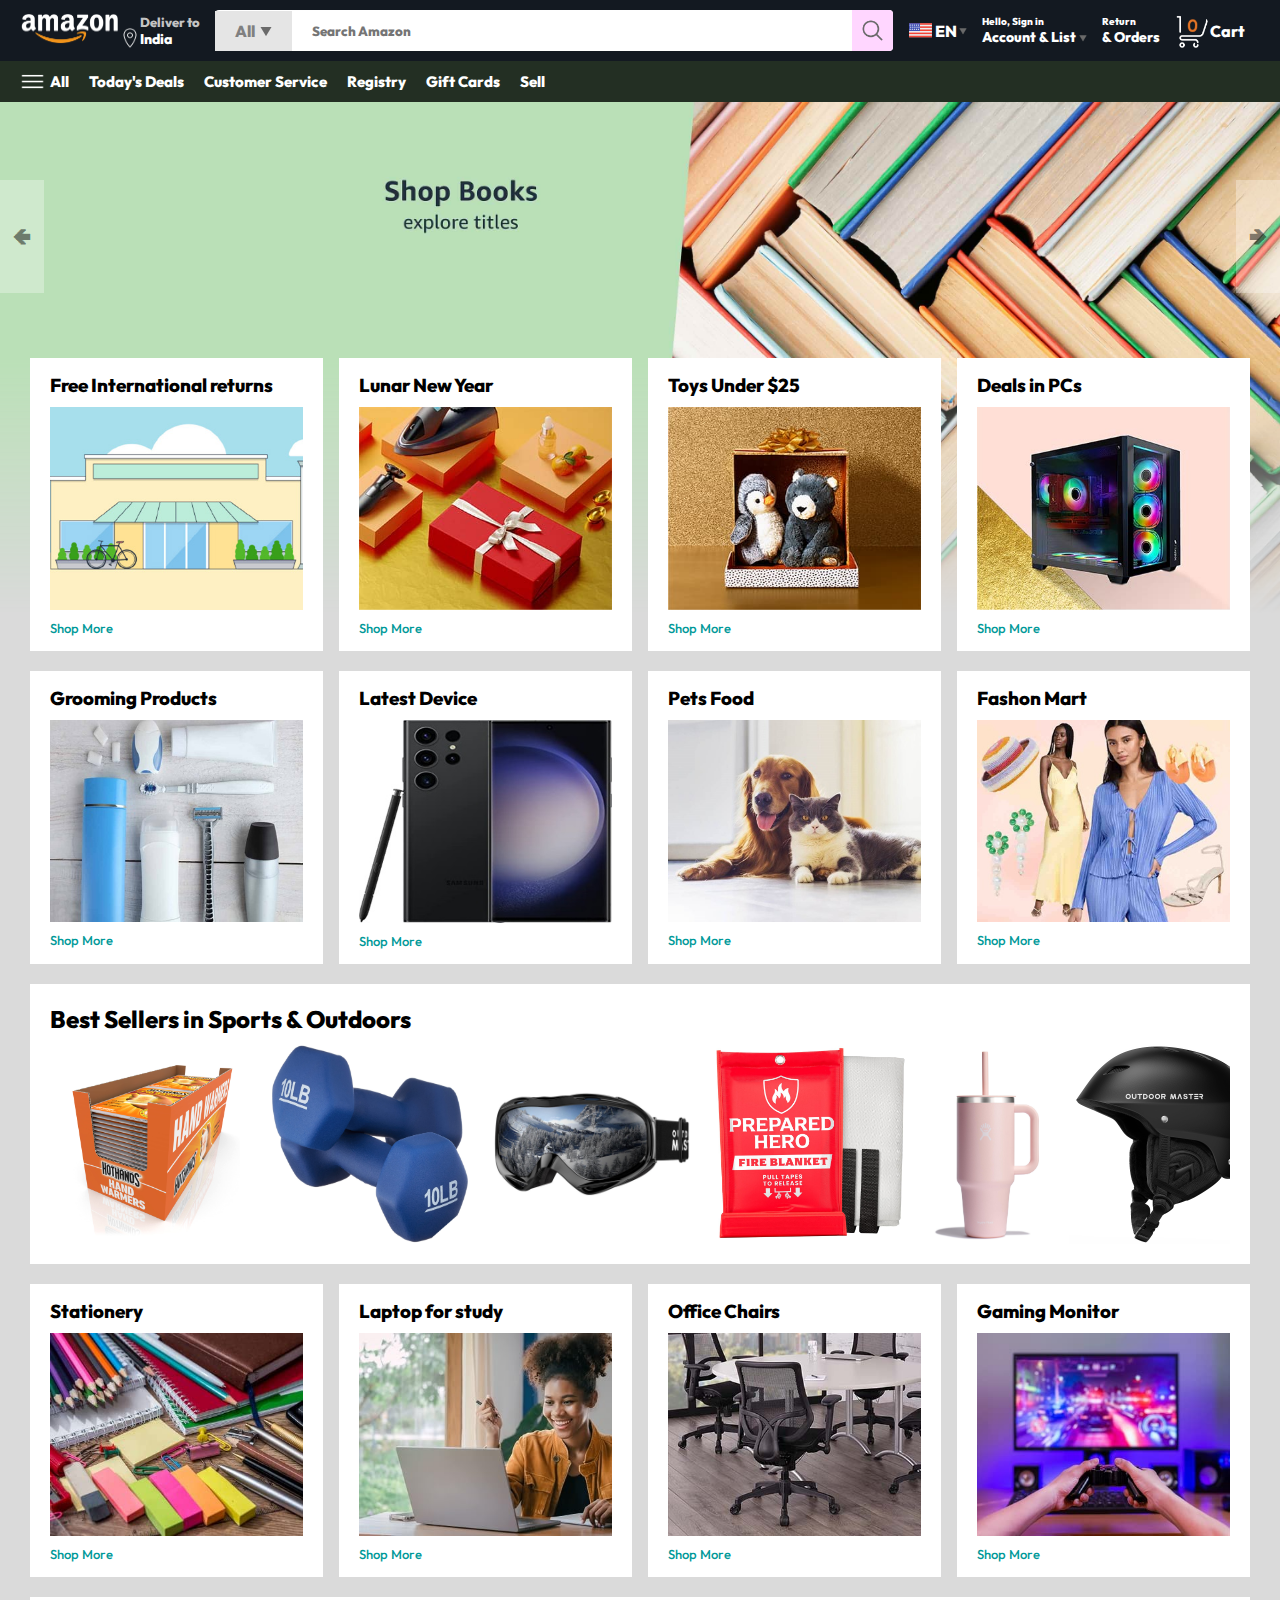
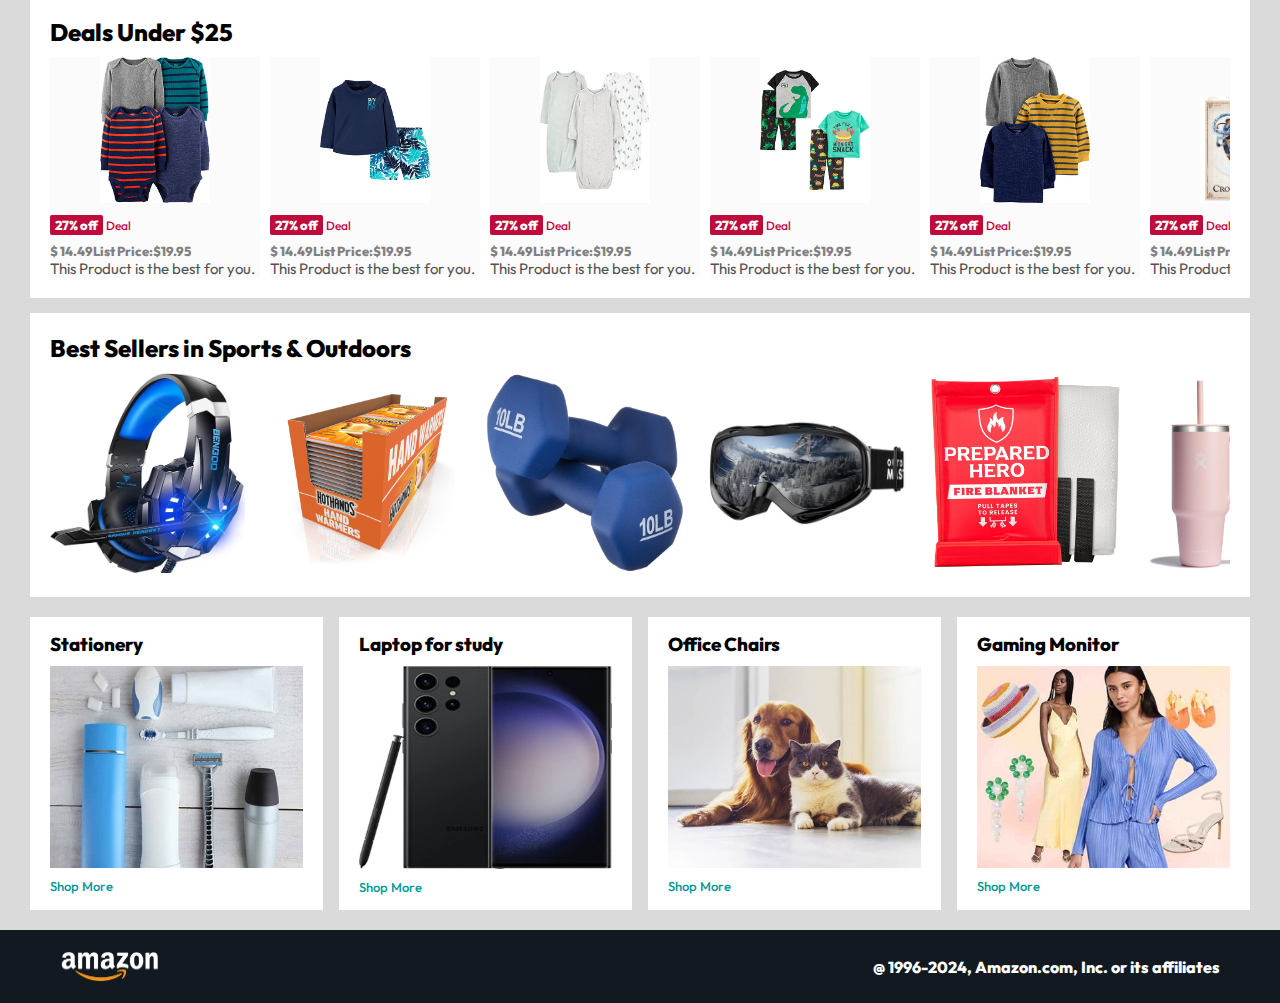
<file: Index.html>
<!DOCTYPE html>
<html lang="en">
<head>
    <meta charset="UTF-8">
    <meta name="viewport" content="width=device-width, initial-scale=1.0">
    <title>Amazon Clone</title>
    <link rel = "StyleSheet" href="Style.css">
</head>
<body>
    <nav>
        <a href="/">
            <img src="./assets/amazon_logo.png" width="100" alt="">
        </a>
        <div class="nav-country">
            <img src="./assets/location_icon.png" height="20" alt="">
            <div>
                <p> Deliver to</p>
                <h1>India</h1>
            </div>
        </div>
        <div class="nav-search">
            <div class="nav-search-category">
                <p>All</p>
                <img src="./assets/dropdown_icon.png" height="12" alt="" >
            </div>
            <input type="text" class="nav-search-input" placeholder="Search Amazon" >
            <img src="./assets/search_icon.png" class="nav-search-icon" alt="" >
        </div>
        <div class="nav-language" >
            <img src="./assets/us_flag.png" width="25px" alt="" >
            <p>
                EN
            </p>
            <img src="./assets/dropdown_icon.png" width="8px" alt="" >
        </div>
        <div class="nav-text">
            <p><a href="/signin.html">Hello, Sign in</a> </p>
            <h1>Account & List <img src="./assets/dropdown_icon.png" width="8px" alt=""></h1>
        </div>
        <div class="nav-text">
            <p>Return</p>
            <h1>& Orders </h1>
        </div>
        <a href="/signin.html" class="mobile-user" style="display: none;">
            <img src="./assets/user.png">
        </a>
        <a href="/cart.html" class="nav-cart">
            <img src="./assets/cart_icon.png" width="35px" alt="">
            <h4>Cart</h4>
        </a>
    </nav>

    <div class="nav-bottom">
        <div>
            <img src="./assets/menu_icon.png" width="25px" alt="">
            <p>All</p>
        </div>
        <p>Today's Deals</p>
        <p>Customer Service</p>
        <p>Registry</p>
        <p>Gift Cards</p>
        <p>Sell</p>
    </div>

    <div class="header-slider">
        <a href="#" class="control-prev">&#129144</a>
        <a href="#" class="control-next">&#129146</a>
        <ul>
            <img src="./assets/header1.jpg" class="header-img" alt="">
            <img src="./assets/header2.jpg" class="header-img" alt="">
            <img src="./assets/header3.jpg" class="header-img" alt="">
            <img src="./assets/header4.jpg" class="header-img" alt="">
            <img src="./assets/header5.jpg" class="header-img" alt="">
            <img src="./assets/header6.jpg" class="header-img" alt="">
       
        </ul>
    </div>

    <div class="box-row header-box" >
        <div class="box-col">
            <h3>Free International returns</h3>
            <img src="./assets/box1-1.jpg" alt="">
            <a href="/">Shop More</a>
        </div>
        <div class="box-col">
            <h3>Lunar New Year</h3>
            <img src="./assets/box1-2.jpg" alt="">
            <a href="/">Shop More</a>
        </div>
        <div class="box-col">
            <h3>Toys Under $25</h3>
            <img src="./assets/box1-3.jpg" alt="">
            <a href="/">Shop More</a>
        </div>
        <div class="box-col">
            <h3>Deals in PCs</h3>
            <img src="./assets/box1-4.jpg" alt="">
            <a href="/">Shop More</a>
        </div>
    </div>
    <div class="box-row" >
        <div class="box-col">
            <h3>Grooming Products</h3>
            <img src="./assets/box2-1.jpg" alt="">
            <a href="/">Shop More</a>
        </div>
        <div class="box-col">
            <h3>Latest Device</h3>
            <img src="./assets/box2-2.jpg" alt="">
            <a href="/">Shop More</a>
        </div>
        <div class="box-col">
            <h3>Pets Food</h3>
            <img src="./assets/box2-3.jpg" alt="">
            <a href="/">Shop More</a>
        </div>
        <div class="box-col">
            <h3>Fashon Mart</h3>
            <img src="./assets/box2-4.jpg" alt="">
            <a href="/">Shop More</a>
        </div>
    </div>

    <div class="product-slider">
        <h2>Best Sellers in Sports & Outdoors
        </h2>
        <div class="products">
            <img src="./assets/product1-1.jpg" alt="">
            <img src="./assets/product1-2.jpg" alt="">
            <img src="./assets/product1-3.jpg" alt="">
            <img src="./assets/product1-4.jpg" alt="">
            <img src="./assets/product1-5.jpg" alt="">
            <img src="./assets/product1-6.jpg" alt="">
            <img src="./assets/product1-7.jpg" alt="">
            <img src="./assets/product1-8.jpg" alt="">
            <img src="./assets/product1-9.jpg" alt="">
            <img src="./assets/product1-10.jpg" alt="">
        </div>
    </div>
    <div class="box-row" >
        <div class="box-col">
            <h3>Stationery</h3>
            <img src="./assets/box3-1.jpg" alt="">
            <a href="/">Shop More</a>
        </div>
        <div class="box-col">
            <h3>Laptop for study</h3>
            <img src="./assets/box3-2.jpg" alt="">
            <a href="/">Shop More</a>
        </div>
        <div class="box-col">
            <h3>Office Chairs</h3>
            <img src="./assets/box3-3.jpg" alt="">
            <a href="/">Shop More</a>
        </div>
        <div class="box-col">
            <h3>Gaming Monitor</h3>
            <img src="./assets/box3-4.jpg" alt="">
            <a href="/">Shop More</a>
        </div>
    </div>

    <div class="product-slider-with-price" >
        <h2>Deals Under $25</h2>
        <div class="products">
            <div class="product-card">
                <div class="product-img-container">
                    <img src="./assets/product2-1.jpg" alt="">
                </div>
                <div class="product-offer">
                    <p>27% off</p> <span>Deal</span>
                </div>
                <p class="product-price">$ <span>14.49</span>List Price:$19.95 </p>
                <h4>This Product is the best for you.</h4>
            </div>
            <div class="product-card">
                <div class="product-img-container">
                    <img src="./assets/product2-2.jpg" alt="">
                </div>
                <div class="product-offer">
                    <p>27% off</p> <span>Deal</span>
                </div>
                <p class="product-price">$ <span>14.49</span>List Price:$19.95 </p>
                <h4>This Product is the best for you.</h4>
            </div>
            <div class="product-card">
                <div class="product-img-container">
                    <img src="./assets/product2-3.jpg" alt="">
                </div>
                <div class="product-offer">
                    <p>27% off</p> <span>Deal</span>
                </div>
                <p class="product-price">$ <span>14.49</span>List Price:$19.95 </p>
                <h4>This Product is the best for you.</h4>
            </div>
            <div class="product-card">
                <div class="product-img-container">
                    <img src="./assets/product2-4.jpg" alt="">
                </div>
                <div class="product-offer">
                    <p>27% off</p> <span>Deal</span>
                </div>
                <p class="product-price">$ <span>14.49</span>List Price:$19.95 </p>
                <h4>This Product is the best for you.</h4>
            </div>
            <div class="product-card">
                <div class="product-img-container">
                    <img src="./assets/product2-5.jpg" alt="">
                </div>
                <div class="product-offer">
                    <p>27% off</p> <span>Deal</span>
                </div>
                <p class="product-price">$ <span>14.49</span>List Price:$19.95 </p>
                <h4>This Product is the best for you.</h4>
            </div>
            <div class="product-card">
                <div class="product-img-container">
                    <img src="./assets/product2-6.jpg" alt="">
                </div>
                <div class="product-offer">
                    <p>27% off</p> <span>Deal</span>
                </div>
                <p class="product-price">$ <span>14.49</span>List Price:$19.95 </p>
                <h4>This Product is the best for you.</h4>
            </div>
            <div class="product-card">
                <div class="product-img-container">
                    <img src="./assets/product2-7.jpg" alt="">
                </div>
                <div class="product-offer">
                    <p>27% off</p> <span>Deal</span>
                </div>
                <p class="product-price">$ <span>14.49</span>List Price:$19.95 </p>
                <h4>This Product is the best for you.</h4>
            </div>
            <div class="product-card">
                <div class="product-img-container">
                    <img src="./assets/product2-8.jpg" alt="">
                </div>
                <div class="product-offer">
                    <p>27% off</p> <span>Deal</span>
                </div>
                <p class="product-price">$ <span>14.49</span>List Price:$19.95 </p>
                <h4>This Product is the best for you.</h4>
            </div>
            <div class="product-card">
                <div class="product-img-container">
                    <img src="./assets/product2-9.jpg" alt="">
                </div>
                <div class="product-offer">
                    <p>27% off</p> <span>Deal</span>
                </div>
                <p class="product-price">$ <span>14.49</span>List Price:$19.95 </p>
                <h4>This Product is the best for you.</h4>
            </div>
            <div class="product-card">
                <div class="product-img-container">
                    <img src="./assets/product2-10.jpg" alt="">
                </div>
                <div class="product-offer">
                    <p>27% off</p> <span>Deal</span>
                </div>
                <p class="product-price">$ <span>14.49</span>List Price:$19.95 </p>
                <h4>This Product is the best for you.</h4>
            </div>
            <div class="product-card">
                <div class="product-img-container">
                    <img src="./assets/product2-11.jpg" alt="">
                </div>
                <div class="product-offer">
                    <p>27% off</p> <span>Deal</span>
                </div>
                <p class="product-price">$ <span>14.49</span>List Price:$19.95 </p>
                <h4>This Product is the best for you.</h4>
            </div>
        </div>
    </div>  
    <div class="product-slider">
        <h2>Best Sellers in Sports & Outdoors
        </h2>
        <div class="products">
            <a href="/product.html">
            <img src="./assets/product_img.jpg" alt="">
        </a> <img src="./assets/product1-1.jpg" alt="">
            <img src="./assets/product1-2.jpg" alt="">
            <img src="./assets/product1-3.jpg" alt="">
            <img src="./assets/product1-4.jpg" alt="">
            <img src="./assets/product1-5.jpg" alt="">
            <img src="./assets/product1-6.jpg" alt="">
            <img src="./assets/product1-7.jpg" alt="">
            <img src="./assets/product1-8.jpg" alt="">
            <img src="./assets/product1-9.jpg" alt="">
            <img src="./assets/product1-10.jpg" alt="">
        </div>
    </div>   
    <div class="box-row" >
        <div class="box-col">
            <h3>Stationery</h3>
            <img src="./assets/box2-1.jpg" alt="">
            <a href="/">Shop More</a>
        </div>
        <div class="box-col">
            <h3>Laptop for study</h3>
            <img src="./assets/box2-2.jpg" alt="">
            <a href="/">Shop More</a>
        </div>
        <div class="box-col">
            <h3>Office Chairs</h3>
            <img src="./assets/box2-3.jpg" alt="">
            <a href="/">Shop More</a>
        </div>
        <div class="box-col">
            <h3>Gaming Monitor</h3>
            <img src="./assets/box2-4.jpg" alt="">
            <a href="/">Shop More</a>
        </div>
    </div>   
    <footer>
        <img src="./assets/amazon_logo.png" width="100" alt="">
        <p>@ 1996-2024, Amazon.com, Inc. or its affiliates</p>
    </footer>
    <script src="script.js"></script>
</body>
</html>
</file>
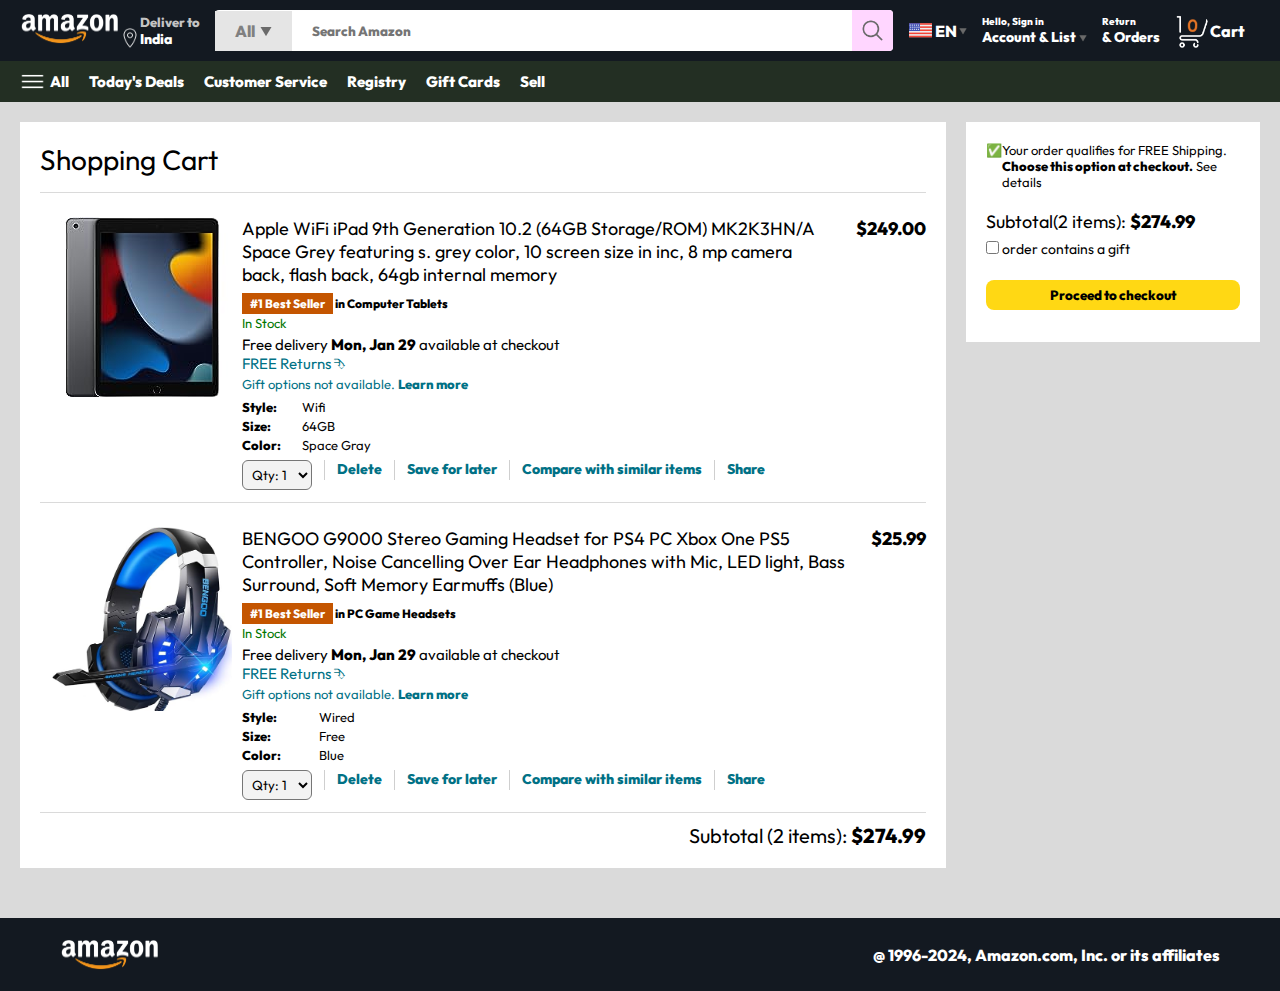
<file: cart.html>
<!DOCTYPE html>
<html lang="en">
<head>
    <meta charset="UTF-8">
    <meta name="viewport" content="width=device-width, initial-scale=1.0">
    <title>Cart</title>
    <link rel="stylesheet" href="./Style.css">
    <link rel="stylesheet" href="./cart.css">
</head>
<body>
    <nav>
        <a href="/">
            <img src="./assets/amazon_logo.png" width="100" alt="">
        </a>
        <div class="nav-country">
            <img src="./assets/location_icon.png" height="20" alt="">
            <div>
                <p> Deliver to</p>
                <h1>India</h1>
            </div>
        </div>
        <div class="nav-search">
            <div class="nav-search-category">
                <p>All</p>
                <img src="./assets/dropdown_icon.png" height="12" alt="" >
            </div>
            <input type="text" class="nav-search-input" placeholder="Search Amazon" >
            <img src="./assets/search_icon.png" class="nav-search-icon" alt="" >
        </div>
        <div class="nav-language" >
            <img src="./assets/us_flag.png" width="25px" alt="" >
            <p>
                EN
            </p>
            <img src="./assets/dropdown_icon.png" width="8px" alt="" >
        </div>
        <div class="nav-text">
            <p><a href="/signin.html">Hello, Sign in</a> </p>
            <h1>Account & List <img src="./assets/dropdown_icon.png" width="8px" alt=""></h1>
        </div>
        <div class="nav-text">
            <p>Return</p>
            <h1>& Orders </h1>
        </div>
        <a href="/signin.html" class="mobile-user" style="display: none;">
            <img src="./assets/user.png">
        </a>
        <a href="" class="nav-cart">
            <img src="./assets/cart_icon.png" width="35px" alt="">
            <h4>Cart</h4>
        </a>
    </nav>

    <div class="nav-bottom">
        <div>
            <img src="./assets/menu_icon.png" width="25px" alt="">
            <p>All</p>
        </div>
        <p>Today's Deals</p>
        <p>Customer Service</p>
        <p>Registry</p>
        <p>Gift Cards</p>
        <p>Sell</p>
    </div>
    <div class="cart">
        <div class="cart-l">
            <h1>Shopping Cart</h1>
            <hr>
            <div class="p-cart-list">
                <img src="./assets/ipad_img.jpg" alt="" width="180px">
                <div>
                    <div class="p-cart-tp">
                        <p>Apple WiFi iPad 9th Generation 10.2 (64GB Storage/ROM) MK2K3HN/A Space Grey featuring s. grey color, 10 screen size in inc, 8 mp camera back, flash back, 64gb internal memory</p>
                        <p><b>$249.00</b></p>
                    </div>
                    <p class="p-cart-b"><span>#1 Best Seller</span> in Computer Tablets</p>
                    <p class="p-cart-s">In Stock</p>
                    <p class="p-cart-d">Free delivery <b>Mon, Jan 29 </b>available at checkout</p>
                    <p class="p-cart-r">FREE Returns &#11191</p>
                    <p class="p-cart-g">Gift options not available. <span>Learn more</span></p>
                    <div class="p-cart-sp">
                        <p><b>Style:</b></p> <p>Wifi</p>
                        <p><b>Size:</b></p> <p>64GB</p>
                        <p><b>Color:</b></p> <p>Space Gray</p>
                    </div>
                    <div class="c-l">
                    <select >
                        <option value="Qty: 1">Qty: 1</option>
                        <option value="Qty: 2">Qty: 2</option>
                        <option value="Qty: 3">Qty: 3</option>
                        <option value="Qty: 4">Qty: 4</option>
                        <option value="Qty: 5">Qty: 5</option>
                    </select>
                    <hr>
                    <p class="a-b">Delete</p>
                    <hr>
                    <p class="a-b">Save for later</p>
                    <hr>
                    <p class="a-b">Compare with similar items</p>
                    <hr>
                    <p class="a-b">Share</p>
                </div>
                </div>
            </div>
            <hr>
            <div class="p-cart-list">
                <img src="./assets/product_img.jpg" alt="" width="180px">
                <div>
                    <div class="p-cart-tp">
                        <p> BENGOO G9000 Stereo Gaming Headset for PS4 PC Xbox One PS5 Controller, Noise Cancelling Over Ear Headphones with Mic, LED light, Bass Surround, Soft Memory Earmuffs (Blue)</p>
                        <p><b>$25.99</b></p>
                    </div>
                    <p class="p-cart-b"><span>#1 Best Seller</span> in PC Game Headsets</p>
                    <p class="p-cart-s">In Stock</p>
                    <p class="p-cart-d">Free delivery <b>Mon, Jan 29 </b>available at checkout</p>
                    <p class="p-cart-r">FREE Returns &#11191</p>
                    <p class="p-cart-g">Gift options not available. <span>Learn more</span></p>
                    <div class="p-cart-sp">
                        <p><b>Style:</b></p> <p>Wired</p>
                        <p><b>Size:</b></p> <p>Free</p>
                        <p><b>Color:</b></p> <p>Blue</p>
                    </div>
                    <div class="c-l">
                    <select >
                        <option value="Qty: 1">Qty: 1</option>
                        <option value="Qty: 2">Qty: 2</option>
                        <option value="Qty: 3">Qty: 3</option>
                        <option value="Qty: 4">Qty: 4</option>
                        <option value="Qty: 5">Qty: 5</option>
                    </select>
                    <hr>
                    <p class="a-b">Delete</p>
                    <hr>
                    <p class="a-b">Save for later</p>
                    <hr>
                    <p class="a-b">Compare with similar items</p>
                    <hr>
                    <p class="a-b">Share</p>
                </div>
                </div>
            </div>
            <hr>
            <div class="c-l-subtotal">
                Subtotal (2 items): <b>$274.99</b>
            </div>
        </div>
        <div class="cart-r">
            <div class="free-d">
                <p>&#x2705</p>
                <p>Your order qualifies for FREE Shipping. <b>Choose this option at checkout.</b> See details</p>
            </div>
            <p class="c-subt">Subtotal(2 items): <b>$274.99</b></p>
            <p class="c-r-g"><input type="checkbox"> order contains a gift</p>
            <button>Proceed to checkout</button>
        </div>
    </div>
    <footer class="f-cart">
        <img src="./assets/amazon_logo.png" width="100" alt="">
        <p>@ 1996-2024, Amazon.com, Inc. or its affiliates</p>
    </footer>
</body>
</html>
</file>
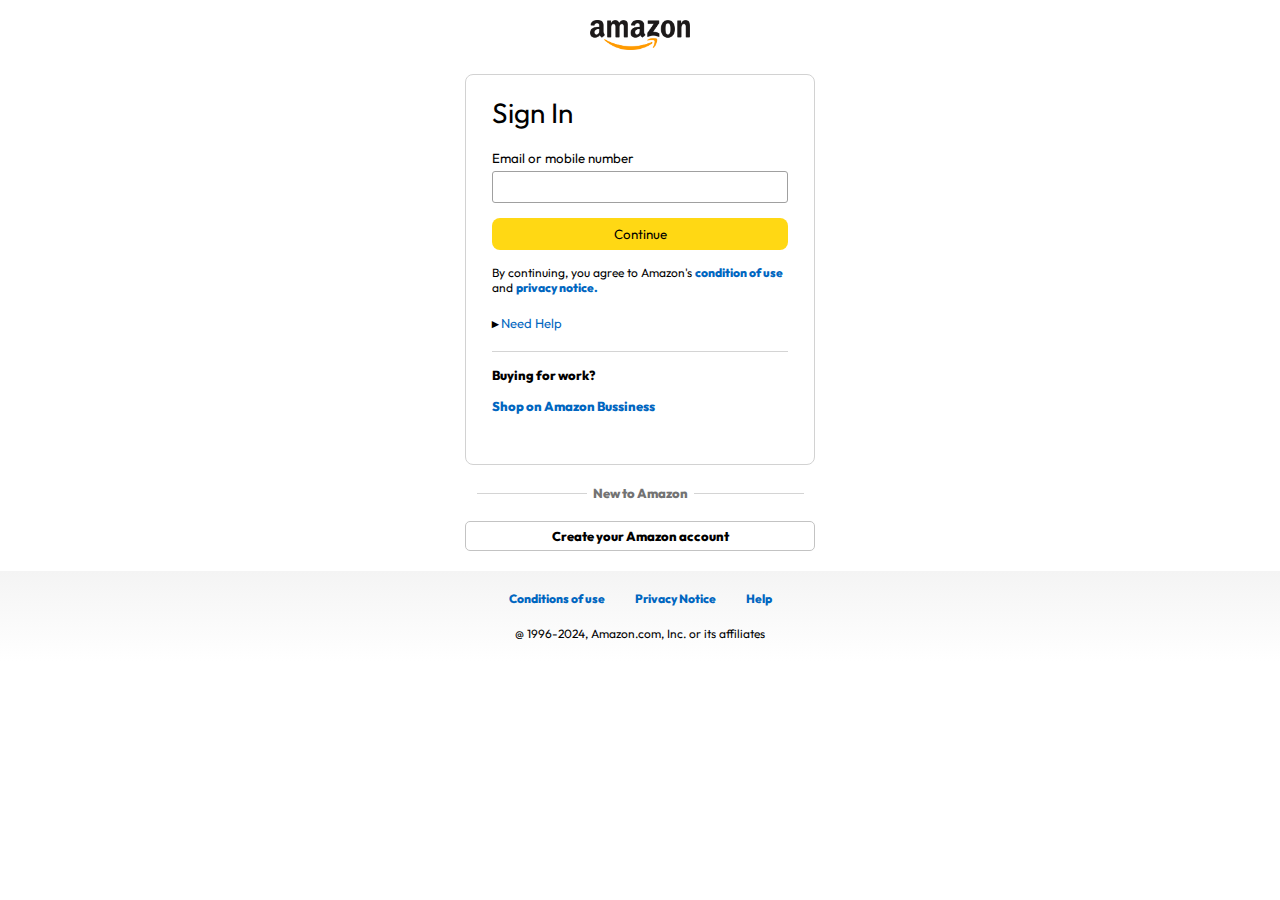
<file: signin.html>
<!DOCTYPE html>
<html lang="en">
<head>
    <meta charset="UTF-8">
    <meta name="viewport" content="width=device-width, initial-scale=1.0">
    <title>SignIn</title>
    <link rel="stylesheet" href="signin.css">
</head>
<body>
    <a href="/"><img class="logo" src="./assets/amazon_logo_dark.png" width="100px"></a>
    <div class="sig">
        <h1 class="sig-h">Sign In</h1>
        <h5 class="input">Email or mobile number</h5>
        <input type="text">
        <button>Continue</button>
        <p class="sig-c">By continuing, you agree to Amazon's <span> condition of use </span> and <span>privacy notice.</span></p>
        <p class="sig-help">&#9656 <span>Need Help </span></p>
        <hr>
        <h4>Buying for work?</h4>
        <p class="sig-b"><span>Shop on Amazon Bussiness</span></p>
    </div>
    <div class="sig-buttom">
        <hr>
        <p>New to Amazon</p>
        <hr>
    </div>
    <a href="/signup.html">
    <button class="sig-u">Create your Amazon account</button>
   </a>
    <footer>
        <div class="f-links">
            <a href="#">Conditions of use</a>
            <a href="#">Privacy Notice</a>
            <a href="#">Help</a>
        </div>
        <p class="f-copy">@ 1996-2024, Amazon.com, Inc. or its affiliates</p>
    </footer>
</body>
</html>
</file>
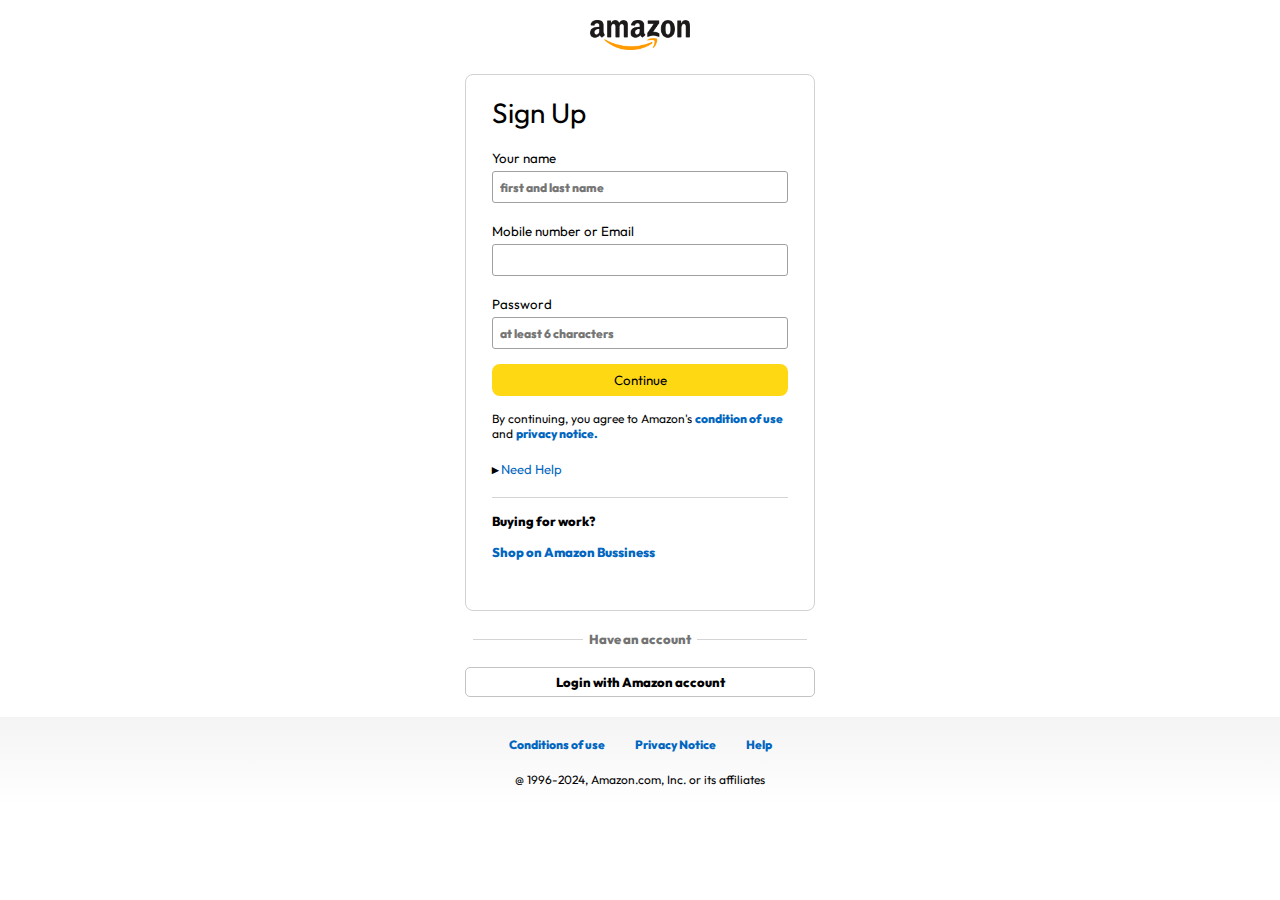
<file: signup.html>
<!DOCTYPE html>
<html lang="en">
<head>
    <meta charset="UTF-8">
    <meta name="viewport" content="width=device-width, initial-scale=1.0">
    <title>Sign-Up</title>
    <link href="./signin.css" rel="stylesheet">
</head>
<body>
    <a href="/"><img class="logo" src="./assets/amazon_logo_dark.png" width="100px"></a>
    <div class="sig">
        <h1 class="sig-h">Sign Up</h1>
        <h5 class="input">Your name</h5>
        <input type="text" placeholder="first and last name" >
        <h5 class="input">Mobile number or Email</h5>
        <input type="text">
        <h5 class="input">Password</h5>
        <input type="password" placeholder="at least 6 characters">
        <button>Continue</button>
        <p class="sig-c">By continuing, you agree to Amazon's <span> condition of use </span> and <span>privacy notice.</span></p>
        <p class="sig-help">&#9656 <span>Need Help </span></p>
        <hr>
        <h4>Buying for work?</h4>
        <p class="sig-b"><span>Shop on Amazon Bussiness</span></p>
    </div>
    <div class="sig-buttom">
        <hr>
        <p>Have an account</p>
        <hr>
    </div>
    <a href="/signin.html">
    <button class="sig-u">Login with Amazon account</button>
   </a>
   <footer>
    <div class="f-links">
        <a href="#">Conditions of use</a>
        <a href="#">Privacy Notice</a>
        <a href="#">Help</a>
    </div>
    <p class="f-copy">@ 1996-2024, Amazon.com, Inc. or its affiliates</p>
</footer>
</body>
</html>
</file>
<file: Style.css>
@import url('https://fonts.googleapis.com/css2?family=Outfit:wght@400;800&display=swap');


* {
    padding: 0;
    margin: 0;
    box-sizing: border-box;
    font-family: Outfit, sans-serif;
    font-weight: 800;  
}

body{
    background : #dadada;

}
a{
    text-decoration: none;
    color: inherit;
}
nav{
    display: flex;
    align-items: center;
    justify-content: space-between;
    background-color: #131921;
    padding: 10px 20px;
    color: #fff;
}
.nav-country{
    display: flex;
    align-items: end;
    margin: left;
    font-size: 13px;
    color: #c4c4c4;
}
.nav-country h1{
    color: #fff;
    font-size: 14px;
}
.nav-search {
    flex: 1;
    display: flex;
    align-items: center;
    background : #fff;
    color: gray;
    max-width: 1000px;
    border-radius: 4px;
    margin-left: 15px;
}
.nav-search-category{
    display: flex;
    align-items: center;
    padding: 10px 20px;
    gap: 5px;
    background: #e5e5e5;
    border-radius: 4px 0 0 4;
}
.nav-search-input {
    border: none;
    outline: none;
    padding-left: 20px;
    width: 100%;
}
.nav-search-icon{
    max-width: 41px;
    padding: 8px;
    background: #ffd6ff;
    border-radius: 0 4px 4px 0;
}
.nav-language{
    display: flex;
    align-items: center;
    gap: 2px;
    font-weight: 600;
    margin-left: 15px;
}
.nav-text{
    margin-left: 15px;
}
.nav-text p{
    font-size: 10px;
}
.nav-text h1{
    font-size: 14px;
}
.nav-cart{
    display: flex;
    align-items: center;
    margin: 0px 15px;
}
.nav-bottom{
    display: flex;
    align-items: center;
    gap: 20px;
    padding: 8px 20px;
    background: #232f23;
    color: #fff;
    font-size: 15px;
}
.nav-bottom div{
    display: flex;
    align-items: center;
    gap: 5px;
    font-weight: 500;
}
.header-slider ul{
    display: flex;
    overflow-y: hidden;
}
.header-img{
    max-width: 100%;
    mask-image: linear-gradient(to bottom, #000000 50%, transparent 100%)
}
.header-slider a{
    position: absolute;
    top: 20%;
    z-index: 1;
    padding: 5vh 1vw;
    background: #ffffff4f;
    color: #0000007b;
    text-decoration: none;
    font-weight: 600;
    font-size: 18px;
    cursor: pointer;
}
.control-next{
    right: 0;
}
.box-row{
    display: flex;
    flex-wrap: wrap;
    row-gap: 20px;
    justify-content: space-between;
    margin: 20px 30px;
}
.box-col{
    display: flex;
    flex-direction: column;
    gap: 10px;
    padding: 15px 20px;
    background: #fff;
    max-width: 24%;
    min-height: 200px;
    z-index: 1;
}
.box-col a{
    font-size: 13px;
    color: #009999;
    font-weight: 500;
}
.header-box{
    margin-top: -20vw;
}
.product-slider{
    background: #fff;
    margin: 0 30px;
    padding: 20px;
    margin-bottom: 15px;
}
.product-slider .products{
    display: flex;
    overflow: auto;
    gap: 20px;
    margin-top: 10px;
}
.product-slider .products img{
    max-width: 200px;
    max-height: 200px;
}
.product-slider .products::-webkit-scrollbar{
    display: none;
}
.product-slider-with-price{
    background: #fff;
    margin: 0 30px;
    padding: 20px;
    margin-bottom: 15px;
}
.product-slider-with-price .products{
    display: flex;
    overflow-x: auto;
    gap: 10px;
    margin-top: 10px;
}
.product-slider-with-price .products::-webkit-scrollbar{
    display: none;
}
.product-card{
    display: flex;
    flex-direction: column;
    justify-content: end;
    min-width: 210px;
    background: #fbfbfb;
}
.product-card img{
    width: 110px;
    margin: 0 50px;
}
.product-offer p{
    background: #be0b3b;
    color: #fff;
    display: inline-block;
    padding: 2px 5px;
    border-radius: 2px;
    margin: 8px 0;
    font-size: 13px;
}
.product-offer span{
    color: #be0b3b;
    font-weight: 500;
    font-size: 12px;
}
.product-price{
    color: gray;
    font-size: 13px;

}
.product-card h4{
    color: #525252;
    font-size: 15px;
    font-weight: 400;
}
footer{
    display: flex;
    justify-content: space-between;
    align-items: center;
    color: #fff;
    background: #131921;
    padding: 20px 60px;
}


@media only screen and (max-width: 900px) {
    nav{
        flex-wrap: wrap;
    }
    .nav-search{
        order: 7;
        margin: 15px 0 5px;
        min-width: 300px;
    }
    .box-col{
        max-width: 48%;
    }
}
@media only screen and (max-width: 600px){
    .nav-country{
        display: none;
    }
    .nav-language{
        display: none;
    }
    .nav-text{
        display: none;
    }
    .nav-bottom{
        font-size: 13px;
        gap: 10px;
        overflow-x: scroll;
    }
    .nav-bottom::-webkit-scrollbar{
        display: none;
    }
    .nav-bottom p{
        text-wrap: nowrap;
    }
    .mobile-user{
        display: flex !important;
        flex: 1;
        justify-content: flex-end;
    }
    .mobile-user img{
        width: 25px;
    }
    .nav-cart h4{
        display: none;
    }
    .nav-cart img{
        width: 25px;
    }
    .header-slider a{
        top: 24%;
        padding: 2vh 1vw;
        font-size: 15px;
    }
    .box-col{
        max-width: 100%;
       width:  100%;
    }
    footer{
        justify-content: center;
        flex-direction: column;
        font-size: 14px;
    }
}
</file>
<file: cart.css>
.cart{
    display: flex;
    gap: 20px;
    margin: 20px;
    font-weight: 400;
}
.cart-l{
    background: white;
    padding: 20px;
}
.cart-l h1{
    font-size: 28px;
    font-weight: 400;
    margin-bottom: 15px;
}
.cart-l hr{
    border: none;
    height: 1px;
    background: #dadada;
}
.p-cart-list{
    display: flex;
    align-items: start;
    gap: 10px;
    padding: 24px 0 12px 12px;
}
.p-cart-tp p{
    font-weight: 400;
}
.p-cart-tp{
    display: flex;
    gap: 20px;
    font-size: 18px;
}
.p-cart-b{
    font-size: 12px;
    margin-top: 10px;
}
.p-cart-b span{
    font-size: 12px;
    background: #c45500;
    color: #fff;
    padding: 3px 8px;
}
.p-cart-s{
    font-size: 13px;
    color: #007600;
    margin: 4px 0;
    font-weight: 400;
}
.p-cart-d{
    font-size: 15px;
    font-weight: 400;
}
.p-cart-r{
    font-size: 15px;
    color: #007185;
    font-weight: 400;
}
.p-cart-g{
    color: #494949;
    font-size: 13px;
    font-weight: 400;
    margin: 3px 0;
}
.p-cart-g{
    color: #007185;
    font-weight: 400;
}
.p-cart-sp{
    max-width: 150px;
    display: grid;
    grid-template-columns: auto auto;
    row-gap: 3px;
    font-size: 13px;
    margin: 7px 0;
}
.p-cart-sp p{
    font-weight: 400;
}
.c-l{
    display: flex;
    gap: 12px;
    font-size: 14px;
    color: #007185;
    font-weight: 400;
}
.c-l hr{
    height: 20px;
    width: 1px;
    background: #cfcfcf;
}
.c-l select{
    padding: 5px;
    border-radius: 6px;
    background: #f3f3f3;
    font-weight: 400;
}
.c-l-subtotal{
    text-align: right;
    font-size: 20px;
    margin-top: 10px;
    font-weight: 400;
}
.cart-r{
    background: white;
    padding: 20px;
    max-height: 220px;
    min-width: 280px;
}
.cart-r p{
    font-weight: 400;
}
.free-d{
    display: flex;
    font-size: 13px;
}
.c-subt{
    margin-top: 20px;
    font-size: 18px;
    font-weight: 500;
}
.c-r-g{
    margin: 7px 0;
    font-size: 14px;
}
.cart-r button{
    width: 100%;
    height: 30px;
    margin: 15px 0;
    background: #ffd814;
    border: none;
    border-radius: 8px;
    cursor: pointer;
}
.cart-r button:hover{
    background: #ebc712;
}
.f-cart{
    margin-top: 50px;
}

@media only screen and (max-width: 900px){
    .cart{
        flex-wrap: wrap;
    }
    .p-cart-list{
        padding: 24px 0;
    }
    .p-cart-list img{
        width: 80px;
    }
    .p-cart-tp{
        flex-wrap: wrap;
        font-size: 14px;
    }
    .p-cart-d{
        font-size: 13px;
    }
    .c-l .a-b:nth-last-child(1){
        display: none;
    }
    .c-l hr:nth-last-child(2){
        display: none;
    }
    .c-l .a-b:nth-last-child(3){
        display: none;
    }
    .c-l hr:nth-last-child(4){
        display: none;
    }
    .c-r{
        max-width: 100%;
    }
}
</file>
<file: signin.css>
@import url('https://fonts.googleapis.com/css2?family=Outfit:wght@400;800&display=swap');


* {
    padding: 0;
    margin: 0;
    box-sizing: border-box;
    font-family: Outfit, sans-serif;
    font-weight: 800;  
}
body{
    overflow-y: auto;
    display: block;
    flex-direction: column;
    background: #fff;
    text-align: center;
    font-family: Outfit;
    min-height: 100vh;
}
.logo{
    margin-top: 20px;
}
.sig{
    max-width: 350px;
    max-height: none;
    overflow-y: auto;
    border: 1px solid #d2d2d2;
    margin: auto;
    margin-top: 20px;
    padding: 20px 26px;
    padding-bottom: 50px;
    border-radius: 8px;
    text-align: left;
}
.sig-h{
    font-size: 28px;
    font-weight: 400;
}
.input{
    margin-top: 20px;
    font-weight: 400;
}
.sig input{
    width: 100%;
    height: 32px;
    margin-top: 5px;
    padding: 3px 7px;
    border-radius: 3px;
    border: 1px solid #a0a0a0;
    font-size: 12px;
}
.sig input:focus{
    outline: 3px solid #c2f2ff;
}
.sig button{
    width: 100%;
    height: 32px;
    margin: 15px 0;
    background: #ffd814;
    border: none;
    border-radius: 8px;
    cursor: pointer;
    font-weight: 400;
}
.sig button:hover{
    background: #ebc712;
}
.sig-c{
    font-size: 12px;
    font-weight: 400;
}
.sig-c p,span{
    color: #0066c0;
}
.sig-help{
    font-size: 13px;
    margin: 20px 0;
}
.sig-help span{
    font-weight: 400;
}
.sig hr{
    border: none;
    height: 1px;
    background: #d4d4d4;
}
.sig h4{
    margin: 15px 0;
    font-size: 13px;
}
.sig-b{
    font-size: 13px;
}
.sig-buttom{
    max-width: 350px;
    font-size: 13px;
    color: #737373;
    margin: 20px auto;
    display: flex;
    align-items: center;
    justify-content: center;
    gap: 6px;
}
.sig-buttom hr{
    border: none;
    height: 1px;
    background: #d4d4d4;
    width: 110px;
}
.sig-u{
    width: 350px;
    height: 30px;
    font-size: 13px;
    background: #fff;
    border-radius: 5px;
    border: 1px solid #c3c3c3;
}
.sig-u:hover{
    background: #f1f1f1;
}
footer{
    width: 100%;
    height: auto;
    max-height: 200px;
    margin-top: 20px;
    padding: 20px 0;
    position: relative;
    bottom: auto;
    background: linear-gradient(to bottom, #f4f4f4,#fff);
    font-size: 12px;
    margin-top: 20px;
}
footer p{
    font-weight: 400;
}
footer .f-links{
    display: flex;
    justify-content: center;
    gap: 30px;
    margin-bottom: 20px;
}
footer .f-links a{
    text-decoration: none;
    color: #0066c0;
}
</file>
